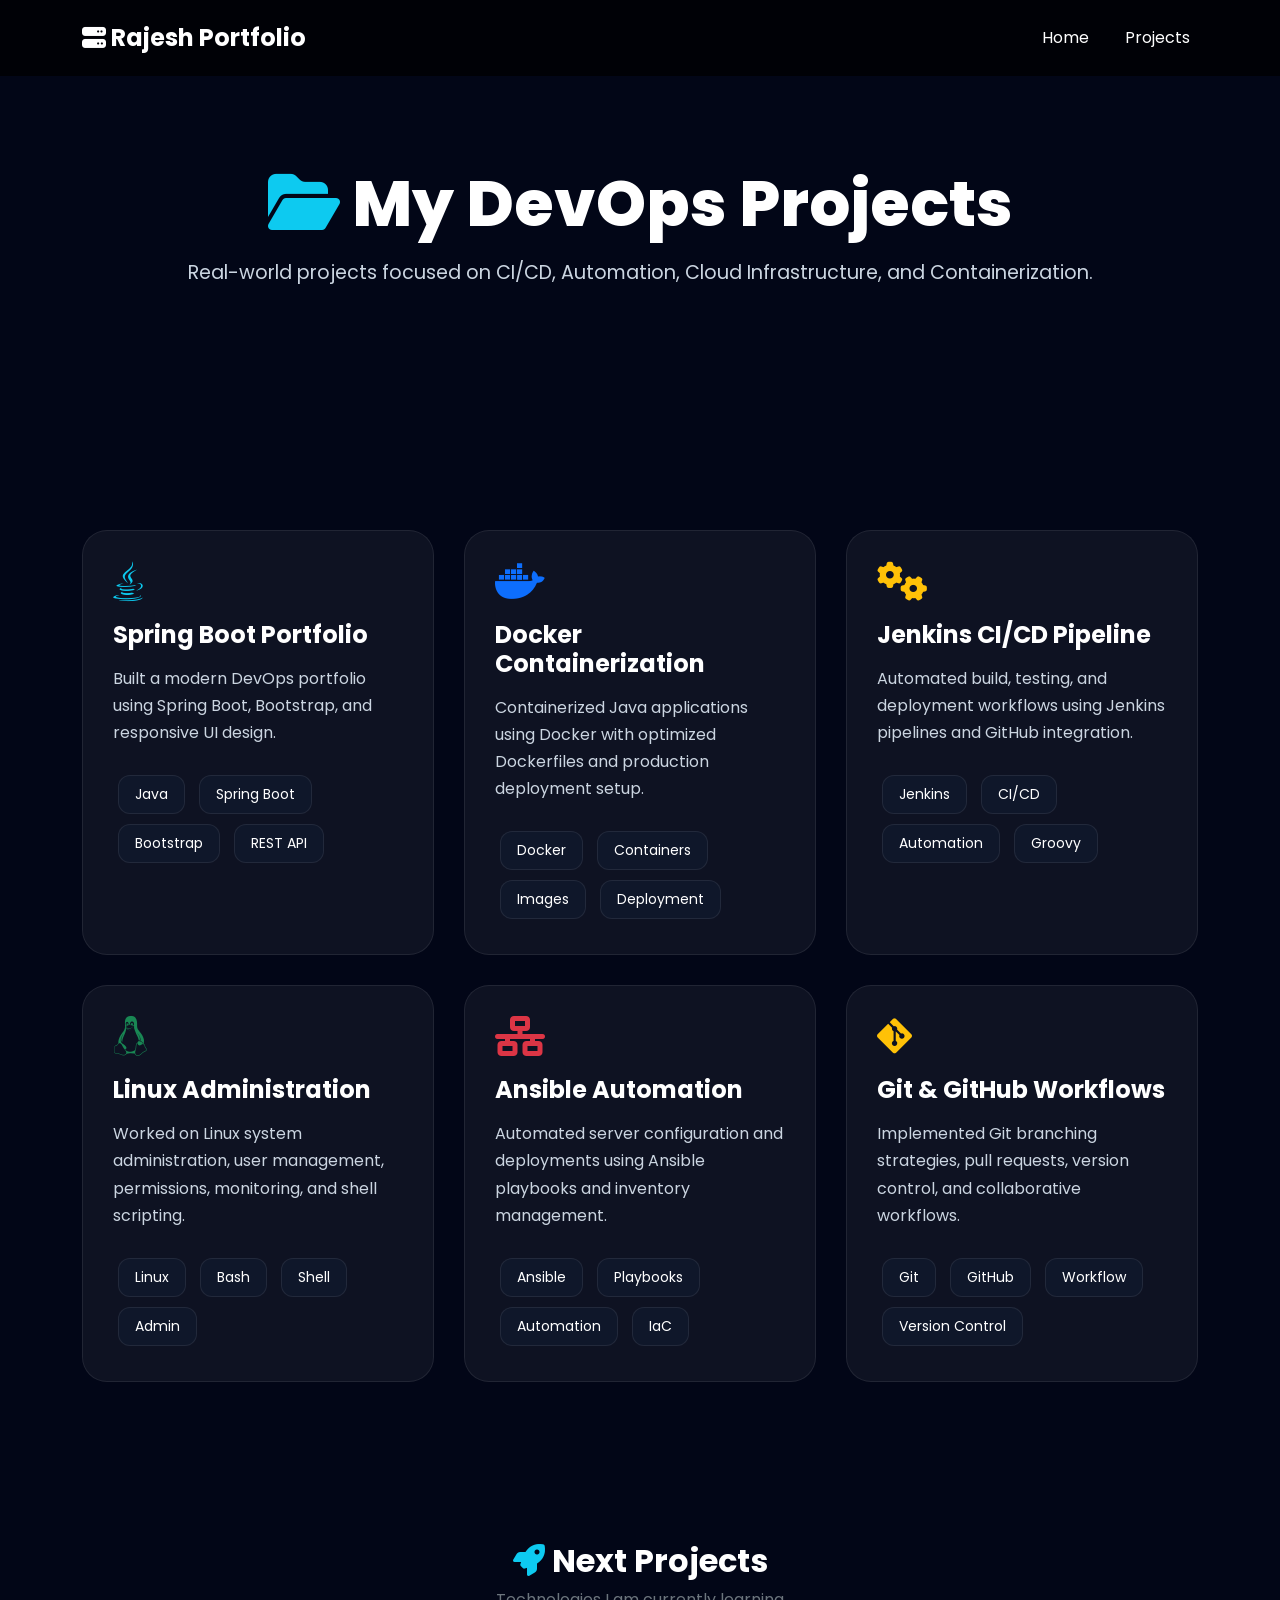
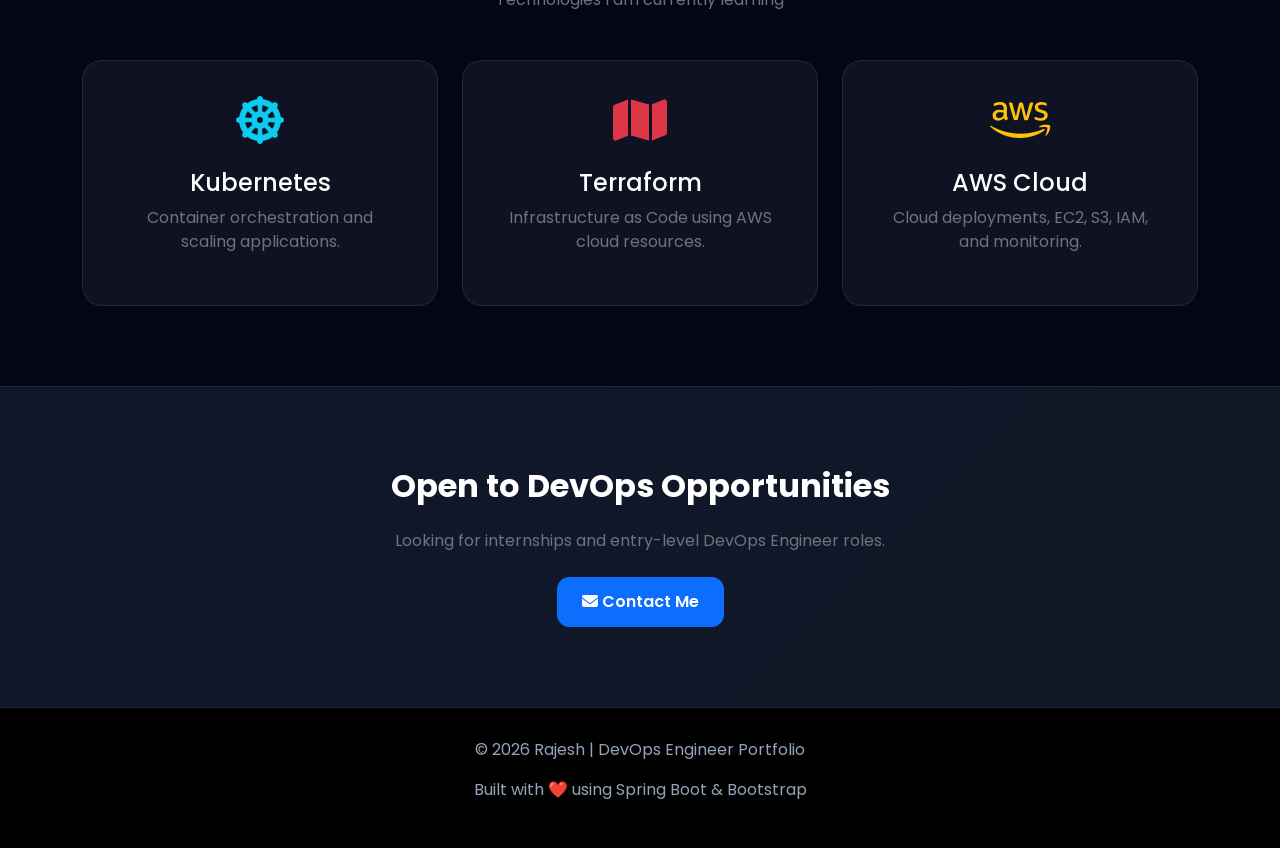
<file: src/main/resources/templates/projects.html>
<!DOCTYPE html>
<html lang="en">

<head>
    <meta charset="UTF-8">
    <meta name="viewport" content="width=device-width, initial-scale=1.0">

    <title>Rajesh | DevOps Projects</title>

    <!-- GOOGLE FONT -->
    <link href="https://fonts.googleapis.com/css2?family=Poppins:wght@300;400;500;600;700;800&display=swap"
        rel="stylesheet">

    <!-- BOOTSTRAP -->
    <link href="https://cdn.jsdelivr.net/npm/bootstrap@5.3.0/dist/css/bootstrap.min.css"
        rel="stylesheet">

    <!-- FONT AWESOME -->
    <link rel="stylesheet"
        href="https://cdnjs.cloudflare.com/ajax/libs/font-awesome/6.4.0/css/all.min.css">

    <style>

        *{
            margin:0;
            padding:0;
            box-sizing:border-box;
        }

        body{
            background:#020617;
            color:white;
            font-family:'Poppins',sans-serif;
            overflow-x:hidden;
        }

        html{
            scroll-behavior:smooth;
        }

        /* NAVBAR */

        .navbar{
            background:rgba(0,0,0,0.7);
            backdrop-filter:blur(10px);
            padding:15px 0;
        }

        .navbar-brand{
            font-size:24px;
            font-weight:700;
        }

        .nav-link{
            color:white !important;
            margin-left:20px;
            transition:0.3s;
        }

        .nav-link:hover{
            color:#38bdf8 !important;
        }

        /* HERO */

        .hero-section{
            min-height:50vh;
            display:flex;
            align-items:center;
            justify-content:center;
            text-align:center;
            background:
                linear-gradient(rgba(2,6,23,0.85),rgba(2,6,23,0.9)),
                url('https://images.unsplash.com/photo-1515879218367-8466d910aaa4?q=80&w=2070');
            background-size:cover;
            background-position:center;
            padding-top:100px;
        }

        .hero-section h1{
            font-size:4rem;
            font-weight:800;
        }

        .subtitle{
            color:#cbd5e1;
            font-size:1.2rem;
        }

        /* SECTION */

        section{
            padding:80px 0;
        }

        /* PROJECT GRID */

        .projects-grid{
            display:grid;
            grid-template-columns:repeat(auto-fit,minmax(320px,1fr));
            gap:30px;
        }

        /* PROJECT CARD */

        .project-card{
            background:rgba(255,255,255,0.05);
            border:1px solid rgba(255,255,255,0.08);
            border-radius:25px;
            padding:30px;
            transition:0.4s;
            height:100%;
        }

        .project-card:hover{
            transform:translateY(-10px);
            box-shadow:0 10px 40px rgba(0,0,0,0.5);
        }

        .project-icon{
            font-size:2.5rem;
            margin-bottom:20px;
        }

        .project-card h4{
            font-weight:700;
            margin-bottom:15px;
        }

        .project-card p{
            color:#cbd5e1;
            line-height:1.7;
        }

        /* TAGS */

        .tag{
            display:inline-block;
            padding:8px 16px;
            margin:5px;
            border-radius:12px;
            background:#0f172a;
            border:1px solid rgba(255,255,255,0.08);
            font-size:14px;
            transition:0.3s;
        }

        .tag:hover{
            transform:scale(1.05);
        }

        /* BUTTON */

        .btn-custom{
            padding:12px 24px;
            border-radius:12px;
            font-weight:600;
            transition:0.3s;
        }

        .btn-custom:hover{
            transform:translateY(-3px);
        }

        /* COMING SOON */

        .coming-card{
            background:rgba(255,255,255,0.05);
            border:1px solid rgba(255,255,255,0.08);
            border-radius:20px;
            padding:35px;
            text-align:center;
            transition:0.4s;
        }

        .coming-card:hover{
            transform:translateY(-8px);
        }

        /* CTA */

        .cta-section{
            background:linear-gradient(135deg,#0f172a,#111827);
            text-align:center;
            border-top:1px solid rgba(255,255,255,0.08);
            border-bottom:1px solid rgba(255,255,255,0.08);
        }

        /* FOOTER */

        footer{
            background:black;
            text-align:center;
            padding:30px;
            color:#94a3b8;
        }

        footer a{
            color:#38bdf8;
            text-decoration:none;
        }

        /* ANIMATION */

        @keyframes fadeUp{
            from{
                opacity:0;
                transform:translateY(40px);
            }

            to{
                opacity:1;
                transform:translateY(0);
            }
        }

        .project-card{
            animation:fadeUp 0.8s ease;
        }

        @media(max-width:768px){

            .hero-section h1{
                font-size:2.5rem;
            }

        }

    </style>

</head>

<body>

    <!-- NAVBAR -->

    <nav class="navbar navbar-expand-lg navbar-dark fixed-top">

        <div class="container">

            <a class="navbar-brand" href="/">
                <i class="fas fa-server"></i> Rajesh Portfolio
            </a>

            <button class="navbar-toggler"
                    type="button"
                    data-bs-toggle="collapse"
                    data-bs-target="#navMenu">

                <span class="navbar-toggler-icon"></span>

            </button>

            <div class="collapse navbar-collapse" id="navMenu">

                <ul class="navbar-nav ms-auto">

                    <li class="nav-item">
                        <a class="nav-link" href="/">Home</a>
                    </li>

                    <li class="nav-item">
                        <a class="nav-link active" href="/projects">Projects</a>
                    </li>

                </ul>

            </div>

        </div>

    </nav>

    <!-- HERO -->

    <section class="hero-section">

        <div class="container">

            <h1>
                <i class="fas fa-folder-open text-info"></i>
                My DevOps Projects
            </h1>

            <p class="subtitle mt-3">
                Real-world projects focused on CI/CD, Automation,
                Cloud Infrastructure, and Containerization.
            </p>

        </div>

    </section>

    <!-- PROJECTS -->

    <section>

        <div class="container">

            <div class="projects-grid">

                <!-- PROJECT -->

                <div class="project-card">

                    <i class="fab fa-java project-icon text-info"></i>

                    <h4>Spring Boot Portfolio</h4>

                    <p>
                        Built a modern DevOps portfolio using Spring Boot,
                        Bootstrap, and responsive UI design.
                    </p>

                    <div class="mt-4">

                        <span class="tag">Java</span>
                        <span class="tag">Spring Boot</span>
                        <span class="tag">Bootstrap</span>
                        <span class="tag">REST API</span>

                    </div>

                </div>

                <!-- PROJECT -->

                <div class="project-card">

                    <i class="fab fa-docker project-icon text-primary"></i>

                    <h4>Docker Containerization</h4>

                    <p>
                        Containerized Java applications using Docker with
                        optimized Dockerfiles and production deployment setup.
                    </p>

                    <div class="mt-4">

                        <span class="tag">Docker</span>
                        <span class="tag">Containers</span>
                        <span class="tag">Images</span>
                        <span class="tag">Deployment</span>

                    </div>

                </div>

                <!-- PROJECT -->

                <div class="project-card">

                    <i class="fas fa-cogs project-icon text-warning"></i>

                    <h4>Jenkins CI/CD Pipeline</h4>

                    <p>
                        Automated build, testing, and deployment workflows
                        using Jenkins pipelines and GitHub integration.
                    </p>

                    <div class="mt-4">

                        <span class="tag">Jenkins</span>
                        <span class="tag">CI/CD</span>
                        <span class="tag">Automation</span>
                        <span class="tag">Groovy</span>

                    </div>

                </div>

                <!-- PROJECT -->

                <div class="project-card">

                    <i class="fab fa-linux project-icon text-success"></i>

                    <h4>Linux Administration</h4>

                    <p>
                        Worked on Linux system administration, user management,
                        permissions, monitoring, and shell scripting.
                    </p>

                    <div class="mt-4">

                        <span class="tag">Linux</span>
                        <span class="tag">Bash</span>
                        <span class="tag">Shell</span>
                        <span class="tag">Admin</span>

                    </div>

                </div>

                <!-- PROJECT -->

                <div class="project-card">

                    <i class="fas fa-network-wired project-icon text-danger"></i>

                    <h4>Ansible Automation</h4>

                    <p>
                        Automated server configuration and deployments using
                        Ansible playbooks and inventory management.
                    </p>

                    <div class="mt-4">

                        <span class="tag">Ansible</span>
                        <span class="tag">Playbooks</span>
                        <span class="tag">Automation</span>
                        <span class="tag">IaC</span>

                    </div>

                </div>

                <!-- PROJECT -->

                <div class="project-card">

                    <i class="fab fa-git-alt project-icon text-warning"></i>

                    <h4>Git & GitHub Workflows</h4>

                    <p>
                        Implemented Git branching strategies, pull requests,
                        version control, and collaborative workflows.
                    </p>

                    <div class="mt-4">

                        <span class="tag">Git</span>
                        <span class="tag">GitHub</span>
                        <span class="tag">Workflow</span>
                        <span class="tag">Version Control</span>

                    </div>

                </div>

            </div>

        </div>

    </section>

    <!-- COMING SOON -->

    <section>

        <div class="container">

            <div class="text-center mb-5">

                <h2 class="fw-bold">
                    <i class="fas fa-rocket text-info"></i>
                    Next Projects
                </h2>

                <p class="text-secondary">
                    Technologies I am currently learning
                </p>

            </div>

            <div class="row g-4">

                <div class="col-md-4">

                    <div class="coming-card">

                        <i class="fas fa-dharmachakra text-info"
                           style="font-size:3rem;"></i>

                        <h4 class="mt-4">Kubernetes</h4>

                        <p class="text-secondary">
                            Container orchestration and scaling applications.
                        </p>

                    </div>

                </div>

                <div class="col-md-4">

                    <div class="coming-card">

                        <i class="fas fa-map text-danger"
                           style="font-size:3rem;"></i>

                        <h4 class="mt-4">Terraform</h4>

                        <p class="text-secondary">
                            Infrastructure as Code using AWS cloud resources.
                        </p>

                    </div>

                </div>

                <div class="col-md-4">

                    <div class="coming-card">

                        <i class="fab fa-aws text-warning"
                           style="font-size:3rem;"></i>

                        <h4 class="mt-4">AWS Cloud</h4>

                        <p class="text-secondary">
                            Cloud deployments, EC2, S3, IAM, and monitoring.
                        </p>

                    </div>

                </div>

            </div>

        </div>

    </section>

    <!-- CTA -->

    <section class="cta-section">

        <div class="container">

            <h2 class="fw-bold mb-4">
                Open to DevOps Opportunities
            </h2>

            <p class="text-secondary mb-4">
                Looking for internships and entry-level DevOps Engineer roles.
            </p>

            <a href="mailto:yourmail@gmail.com"
               class="btn btn-primary btn-custom">

                <i class="fas fa-envelope"></i>
                Contact Me

            </a>

        </div>

    </section>

    <!-- FOOTER -->

    <footer>

        <p>
            © 2026 Rajesh | DevOps Engineer Portfolio
        </p>

        <p class="mt-2">
            Built with ❤️ using Spring Boot & Bootstrap
        </p>

    </footer>

    <!-- BOOTSTRAP -->

    <script src="https://cdn.jsdelivr.net/npm/bootstrap@5.3.0/dist/js/bootstrap.bundle.min.js"></script>

</body>

</html>
</file>
